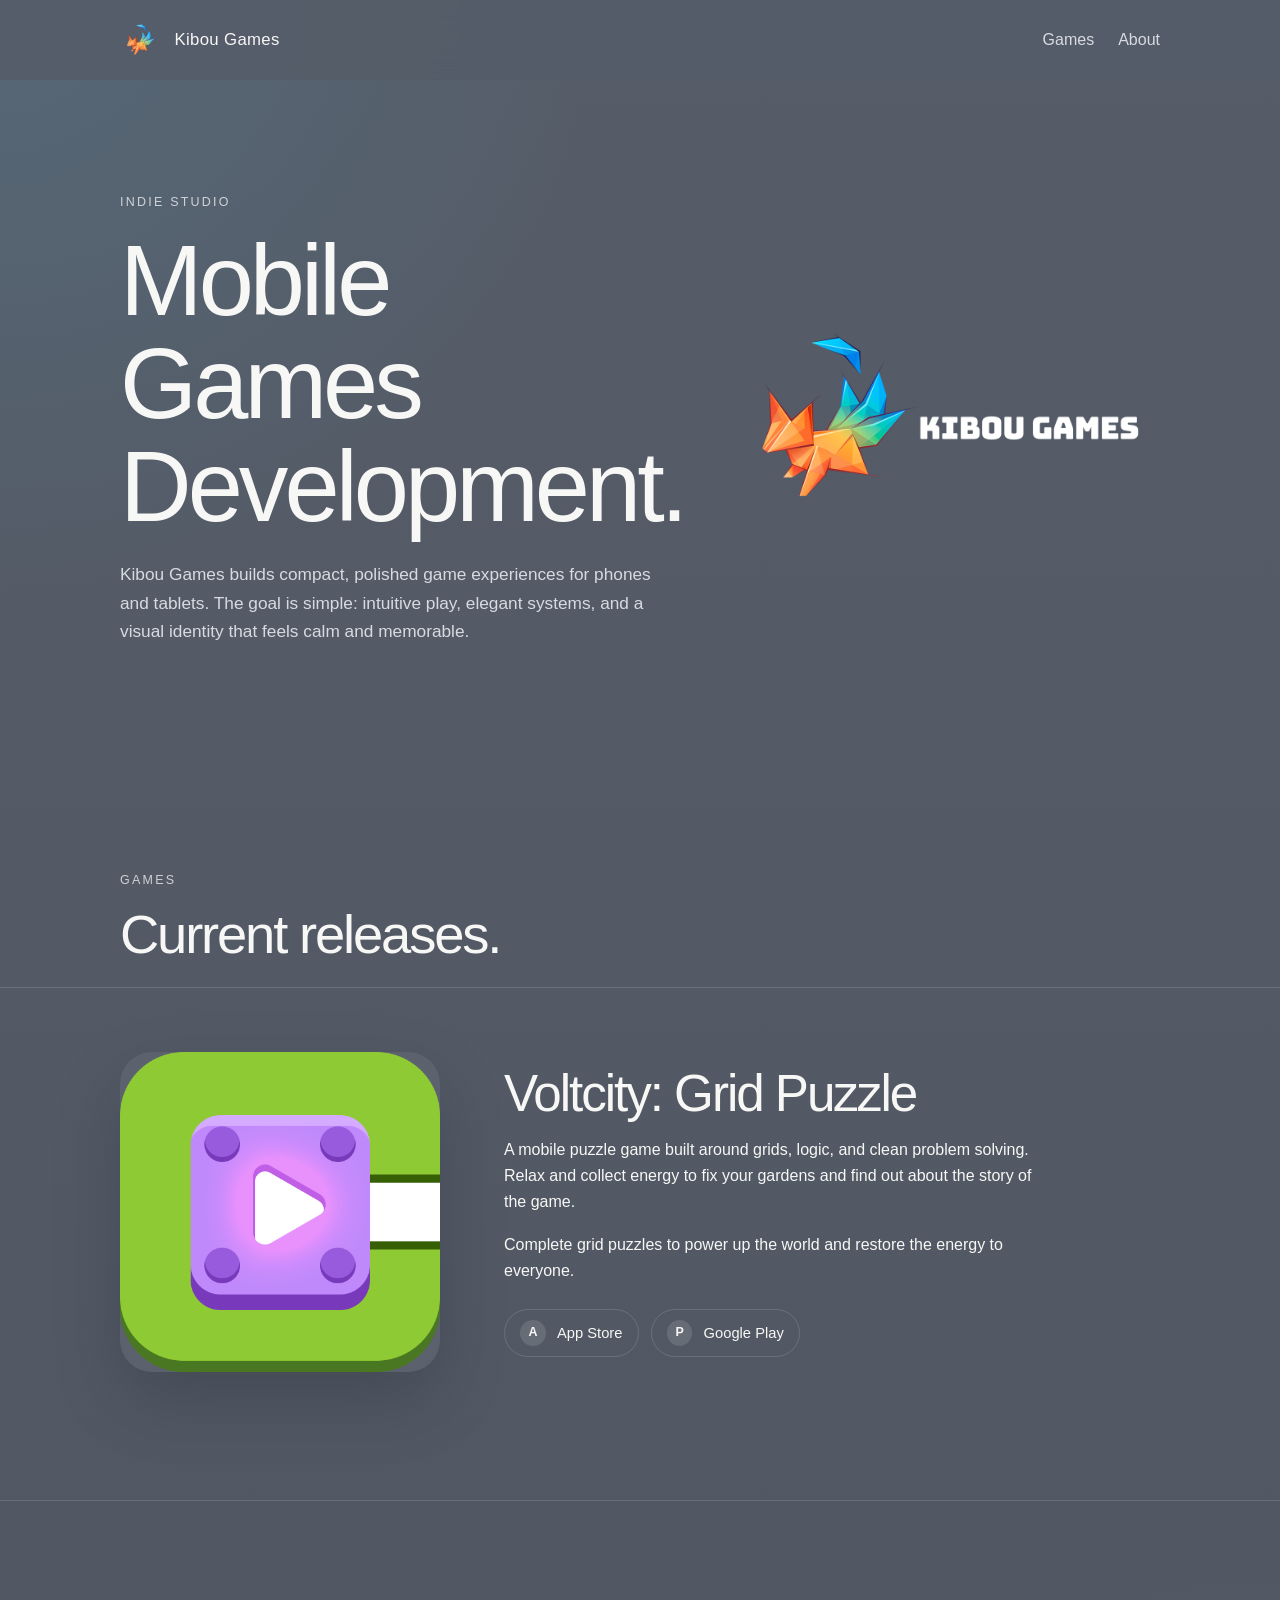
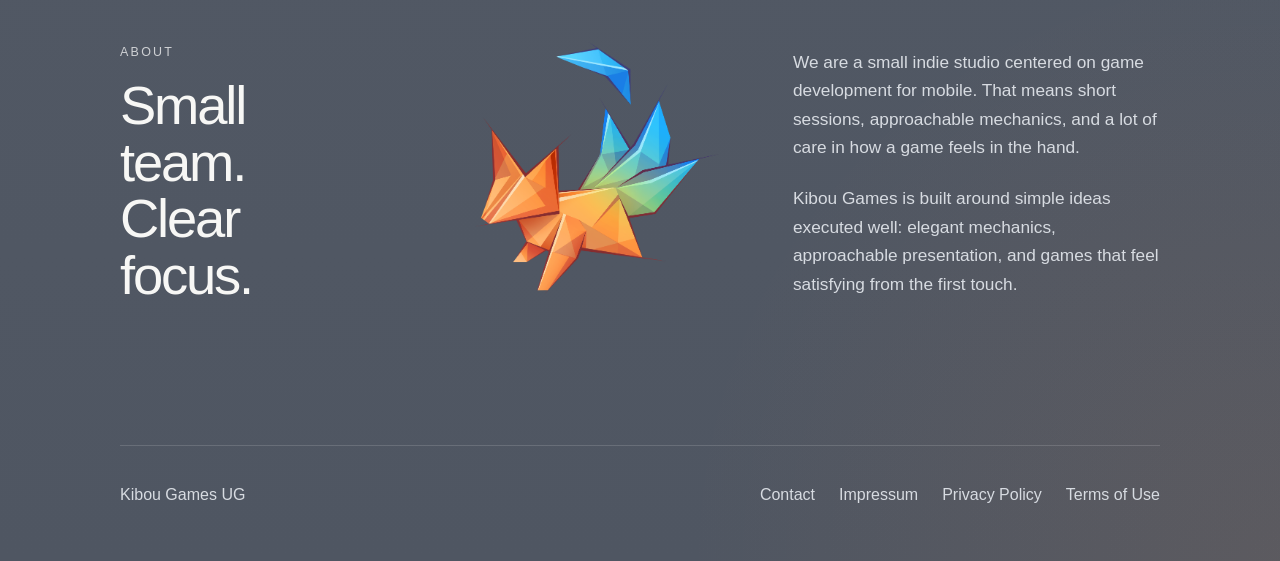
<file: index.html>
<!DOCTYPE html>
<html lang="en">
<head>
  <meta charset="UTF-8">
  <meta name="viewport" content="width=device-width, initial-scale=1">
  <title>Kibou Games</title>
  <meta
    name="description"
    content="Kibou Games is a small indie studio focused on thoughtful mobile puzzle games."
  >
  <meta name="theme-color" content="#565d69">
  <meta property="og:type" content="website">
  <meta property="og:title" content="Kibou Games">
  <meta
    property="og:description"
    content="A small indie studio focused on thoughtful mobile puzzle games."
  >
  <meta property="og:url" content="https://kibougames.com/">
  <meta property="og:site_name" content="Kibou Games">
  <meta name="twitter:card" content="summary_large_image">
  <meta name="twitter:title" content="Kibou Games">
  <meta
    name="twitter:description"
    content="A small indie studio focused on thoughtful mobile puzzle games."
  >
  <link rel="canonical" href="https://kibougames.com/">
  <link rel="icon" type="image/x-icon" href="images/marketing/Kibou_Logo.ico">
  <link rel="preload" href="css/site.css" as="style">
  <link rel="stylesheet" href="css/site.css">
</head>
<body>
  <a class="skip-link" href="#content">Skip to content</a>

  <header class="site-header" id="top">
    <div class="container header-row">
      <a class="brand" href="#top" aria-label="Kibou Games home">
        <img
          class="brand-emblem"
          src="images/Marketing/Kibou_Logo.png"
          alt=""
          width="40"
          height="40"
        >
        <span class="brand-name">Kibou Games</span>
      </a>

      <nav class="site-nav" aria-label="Primary">
        <a href="#games">Games</a>
        <a href="#about">About</a>
      </nav>
    </div>
  </header>

  <main id="content">
    <section class="hero">
      <div class="container hero-grid">
        <div class="hero-copy">
          <p class="eyebrow">Indie studio</p>
          <h1>Mobile Games Development.</h1>
          <p class="hero-text">
            Kibou Games builds compact, polished game experiences for phones and tablets. The goal is simple:
            intuitive play, elegant systems, and a visual identity that feels calm and memorable.
          </p>
        </div>

        <div class="hero-mark">
          <img
            src="images/Marketing/KibouGames_Logo-Long_Linkedin.png"
            alt="Kibou Games logo"
            width="2048"
            height="1024"
          >
        </div>
      </div>
    </section>

    <section class="section games-overview" id="games">
      <div class="container">
        <div class="section-heading">
          <p class="eyebrow">Games</p>
          <h2>Current releases.</h2>
        </div>
      </div>
    </section>

    <section class="section section-lined game-showcase">
      <div class="container">
        <article class="game-section">
          <div class="game-section-art">
            <img
              src="images/Voltcity/placeholderIcon.png"
              alt="Voltcity: Grid Puzzle placeholder icon"
              width="512"
              height="512"
            >
          </div>
          <div class="game-section-copy">
            <h3>Voltcity: Grid Puzzle</h3>
            <p>
              A mobile puzzle game built around grids, logic, and clean problem solving. Relax and collect energy to fix your gardens and find out about the story of the game.
            </p>
            <p>
              Complete grid puzzles to power up the world and restore the energy to everyone.
            </p>
            <div class="store-links" aria-label="Store links">
              <a class="store-link" href="#" aria-label="Voltcity on the App Store">
                <span class="store-icon" aria-hidden="true">A</span>
                <span>App Store</span>
              </a>
              <a class="store-link" href="https://play.google.com/store/apps/details?id=com.kibougames.cableconnect" aria-label="Voltcity on Google Play" target="_blank">
                <span class="store-icon" aria-hidden="true">P</span>
                <span>Google Play</span>
              </a>
            </div>
          </div>
        </article>
      </div>
    </section>

    <section class="section about-section" id="about">
      <div class="container about-layout">
        <div class="about-heading">
          <p class="eyebrow">About</p>
          <h2>Small team. Clear focus.</h2>
        </div>

        <div class="about-image">
          <img
            src="images/Marketing/Kibou_Logo.png"
            alt="Kibou Games fox logo"
            width="1665"
            height="1665"
          >
        </div>

        <div class="section-copy about-copy">
          <p>
            We are a small indie studio centered on game development for mobile. That means short sessions,
            approachable mechanics, and a lot of care in how a game feels in the hand.
          </p>
          <p>
            Kibou Games is built around simple ideas executed well: elegant mechanics, approachable presentation,
            and games that feel satisfying from the first touch.
          </p>
        </div>
      </div>
    </section>

  </main>

  <footer class="site-footer">
    <div class="container footer-row">
      <p>Kibou Games UG</p>
      <div class="footer-links">
        <a href="contact.html">Contact</a>
        <a href="impressum.html">Impressum</a>
        <a href="privacy.html">Privacy Policy</a>
        <a href="terms.html">Terms of Use</a>
      </div>
    </div>
  </footer>
</body>
</html>
</file>
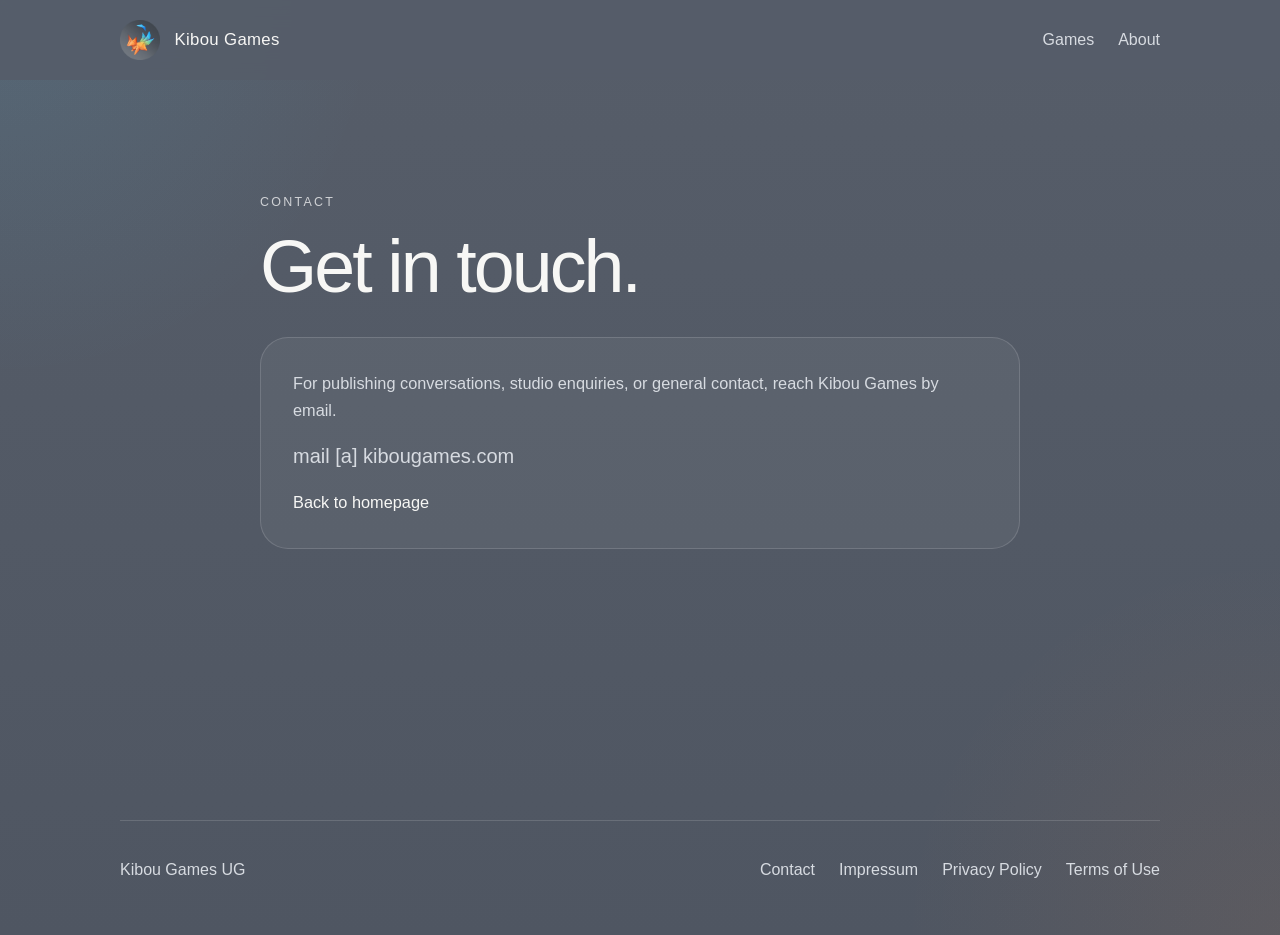
<file: contact.html>
<!DOCTYPE html>
<html lang="en">
<head>
  <meta charset="UTF-8">
  <meta name="viewport" content="width=device-width, initial-scale=1">
  <title>Kibou Games | Contact</title>
  <meta
    name="description"
    content="Contact page for Kibou Games."
  >
  <meta name="theme-color" content="#565d69">
  <link rel="canonical" href="https://kibougames.com/contact.html">
  <link rel="icon" type="image/x-icon" href="images/icons/favicon.ico">
  <link rel="stylesheet" href="css/site.css">
</head>
<body>
  <a class="skip-link" href="#content">Skip to content</a>

  <header class="site-header" id="top">
    <div class="container header-row">
      <a class="brand" href="index.html" aria-label="Kibou Games home">
        <img
          class="brand-emblem"
          src="images/Marketing/Kibou_Logo_Round.png"
          alt=""
          width="40"
          height="40"
        >
        <span class="brand-name">Kibou Games</span>
      </a>

      <nav class="site-nav" aria-label="Primary">
        <a href="index.html#games">Games</a>
        <a href="index.html#about">About</a>
      </nav>
    </div>
  </header>

  <main id="content">
    <section class="section legal-page">
      <div class="container legal-layout">
        <div class="section-heading">
          <p class="eyebrow">Contact</p>
          <h1>Get in touch.</h1>
        </div>

        <div class="legal-card">
          <p>
            For publishing conversations, studio enquiries, or general contact, reach Kibou Games by email.
          </p>
          <p>
            <span class="contact-link">mail [a] kibougames.com</span>
          </p>
          <p>
            <a class="legal-back" href="index.html">Back to homepage</a>
          </p>
        </div>
      </div>
    </section>
  </main>

  <footer class="site-footer">
    <div class="container footer-row">
      <p>Kibou Games UG</p>
      <div class="footer-links">
        <a href="contact.html" aria-current="page">Contact</a>
        <a href="impressum.html">Impressum</a>
        <a href="privacy.html">Privacy Policy</a>
        <a href="terms.html">Terms of Use</a>
      </div>
    </div>
  </footer>
</body>
</html>
</file>
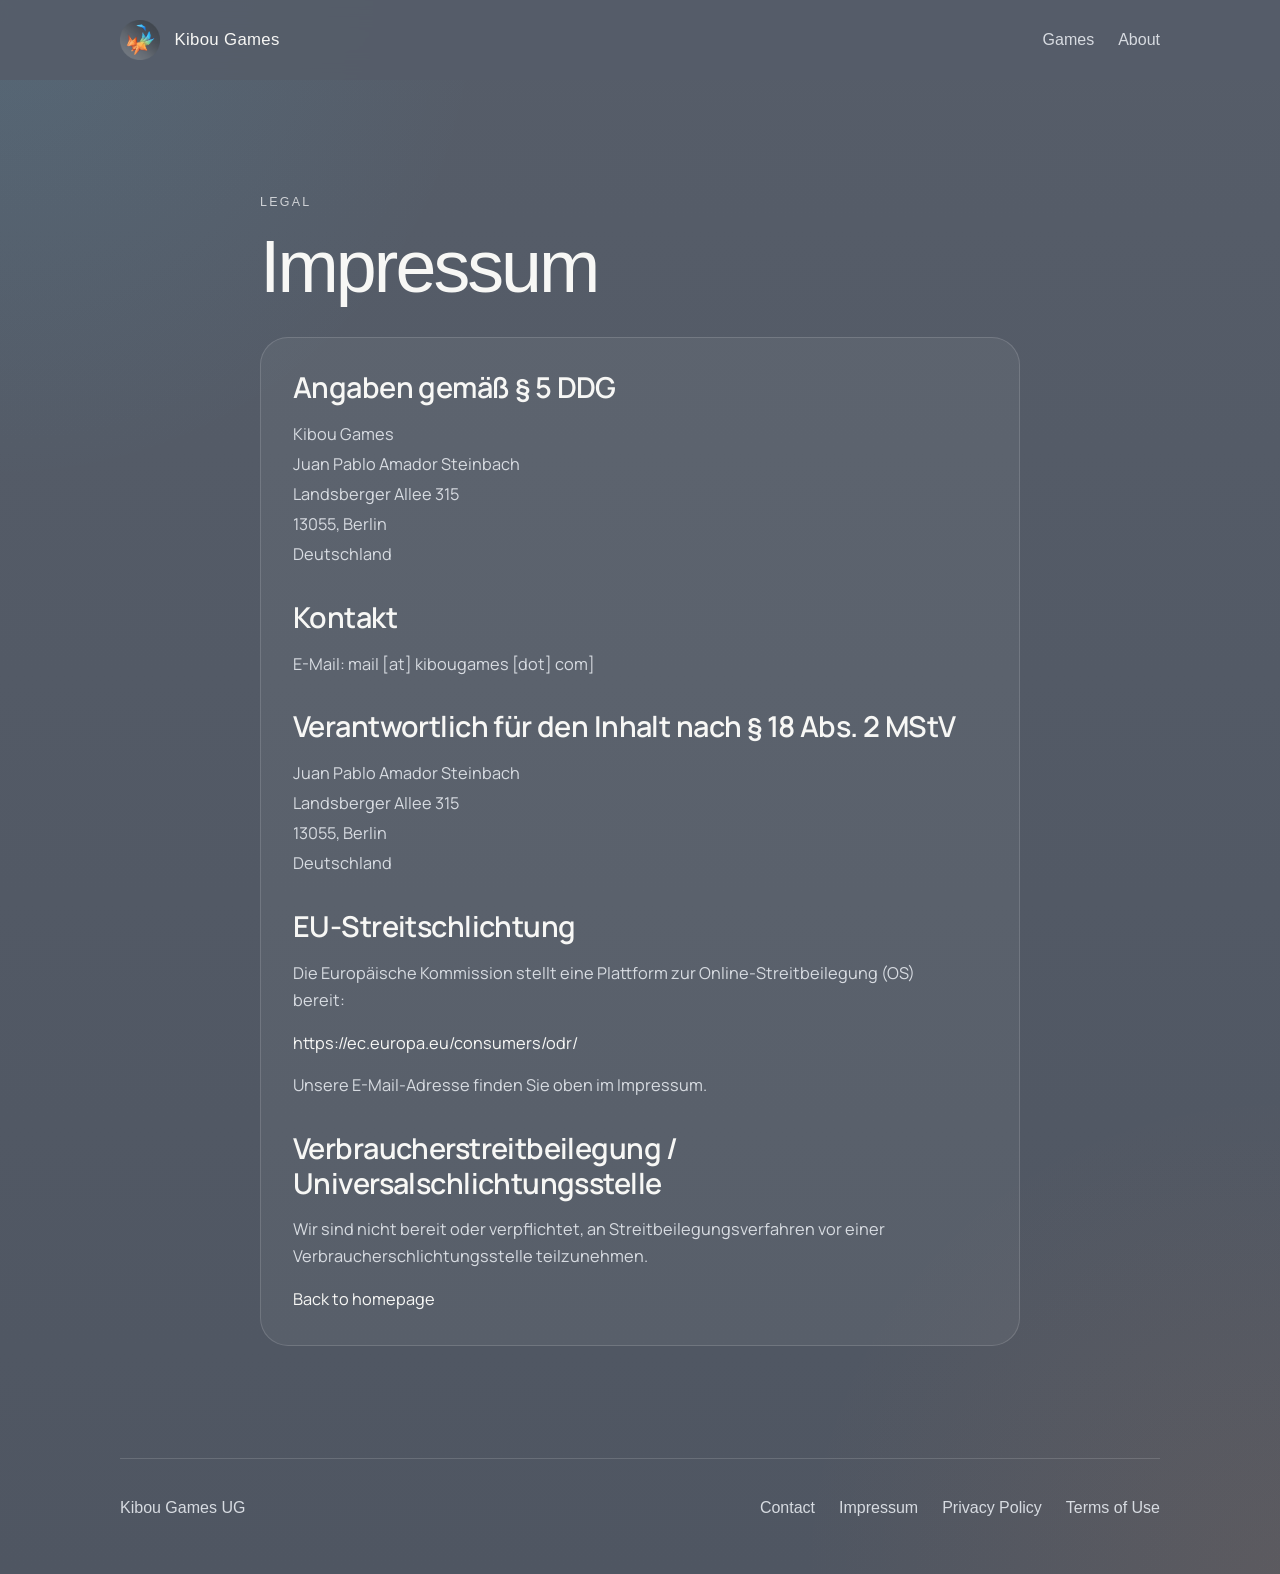
<file: impressum.html>
﻿<!DOCTYPE html>
<html lang="en">
<head>
  <meta charset="UTF-8">
  <meta name="viewport" content="width=device-width, initial-scale=1">
  <title>Kibou Games | Impressum</title>
  <meta
    name="description"
    content="Impressum page for Kibou Games."
  >
  <meta name="theme-color" content="#565d69">
  <link rel="preconnect" href="https://fonts.googleapis.com">
  <link rel="preconnect" href="https://fonts.gstatic.com" crossorigin>
  <link
    href="https://fonts.googleapis.com/css2?family=Manrope:wght@300;400;500;600&display=swap"
    rel="stylesheet"
  >
  <link rel="canonical" href="https://kibougames.com/impressum.html">
  <link rel="icon" type="image/x-icon" href="images/icons/favicon.ico">
  <link rel="stylesheet" href="css/site.css">
</head>
<body>
  <a class="skip-link" href="#content">Skip to content</a>

  <header class="site-header" id="top">
    <div class="container header-row">
      <a class="brand" href="index.html" aria-label="Kibou Games home">
        <img
          class="brand-emblem"
          src="images/Marketing/Kibou_Logo_Round.png"
          alt=""
          width="40"
          height="40"
        >
        <span class="brand-name">Kibou Games</span>
      </a>

      <nav class="site-nav" aria-label="Primary">
        <a href="index.html#games">Games</a>
        <a href="index.html#about">About</a>
      </nav>
    </div>
  </header>

  <main id="content">
    <section class="section legal-page">
      <div class="container legal-layout">
        <div class="section-heading">
          <p class="eyebrow">Legal</p>
          <h1>Impressum</h1>
        </div>

        <div class="legal-card">
          <section class="legal-section">
            <h2 class="legal-title">Angaben gemäß § 5 DDG</h2>
            <div class="legal-block">
              <p>Kibou Games</p>
              <p>Juan Pablo Amador Steinbach</p>
              <p>Landsberger Allee 315</p>
              <p>13055, Berlin</p>
              <p>Deutschland</p>
            </div>
          </section>

          <section class="legal-section">
            <h2 class="legal-title">Kontakt</h2>
            <div class="legal-block">
              <p>E-Mail: mail [at] kibougames [dot] com]</p>
            </div>
          </section>

          <section class="legal-section">
            <h2 class="legal-title">Verantwortlich für den Inhalt nach § 18 Abs. 2 MStV</h2>
            <div class="legal-block">
              <p>Juan Pablo Amador Steinbach</p>
              <p>Landsberger Allee 315</p>
              <p>13055, Berlin</p>
              <p>Deutschland</p>
            </div>
          </section>

          <section class="legal-section">
            <h2 class="legal-title">EU-Streitschlichtung</h2>
            <p>Die Europäische Kommission stellt eine Plattform zur Online-Streitbeilegung (OS) bereit:</p>
            <p>
              <a class="legal-link" href="https://ec.europa.eu/consumers/odr/">
                https://ec.europa.eu/consumers/odr/
              </a>
            </p>
            <p>Unsere E-Mail-Adresse finden Sie oben im Impressum.</p>
          </section>

          <section class="legal-section">
            <h2 class="legal-title">Verbraucherstreitbeilegung / Universalschlichtungsstelle</h2>
            <p>
              Wir sind nicht bereit oder verpflichtet, an Streitbeilegungsverfahren vor einer
              Verbraucherschlichtungsstelle teilzunehmen.
            </p>
          </section>

          <p>
            <a class="legal-back" href="index.html">Back to homepage</a>
          </p>
        </div>
      </div>
    </section>
  </main>

  <footer class="site-footer">
    <div class="container footer-row">
      <p>Kibou Games UG</p>
      <div class="footer-links">
        <a href="contact.html">Contact</a>
        <a href="impressum.html" aria-current="page">Impressum</a>
        <a href="privacy.html">Privacy Policy</a>
        <a href="terms.html">Terms of Use</a>
      </div>
    </div>
  </footer>
</body>
</html>
</file>
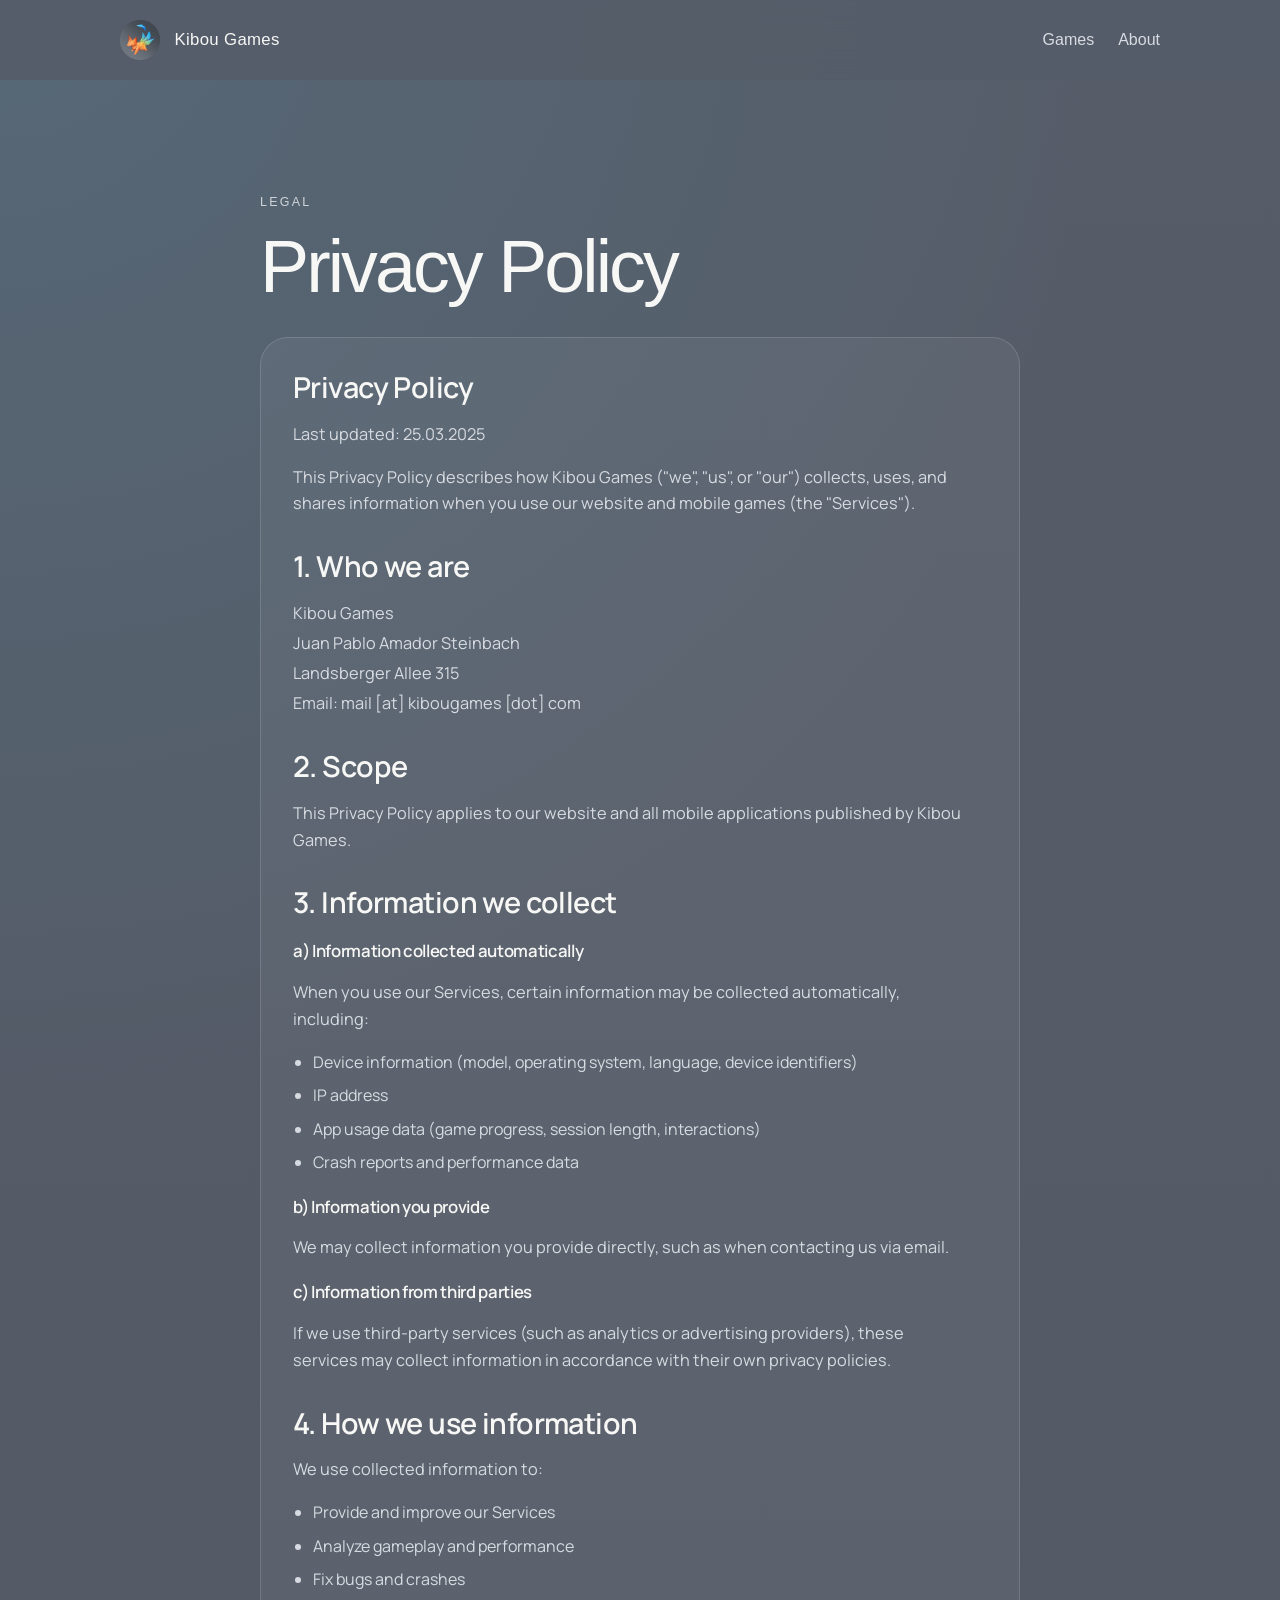
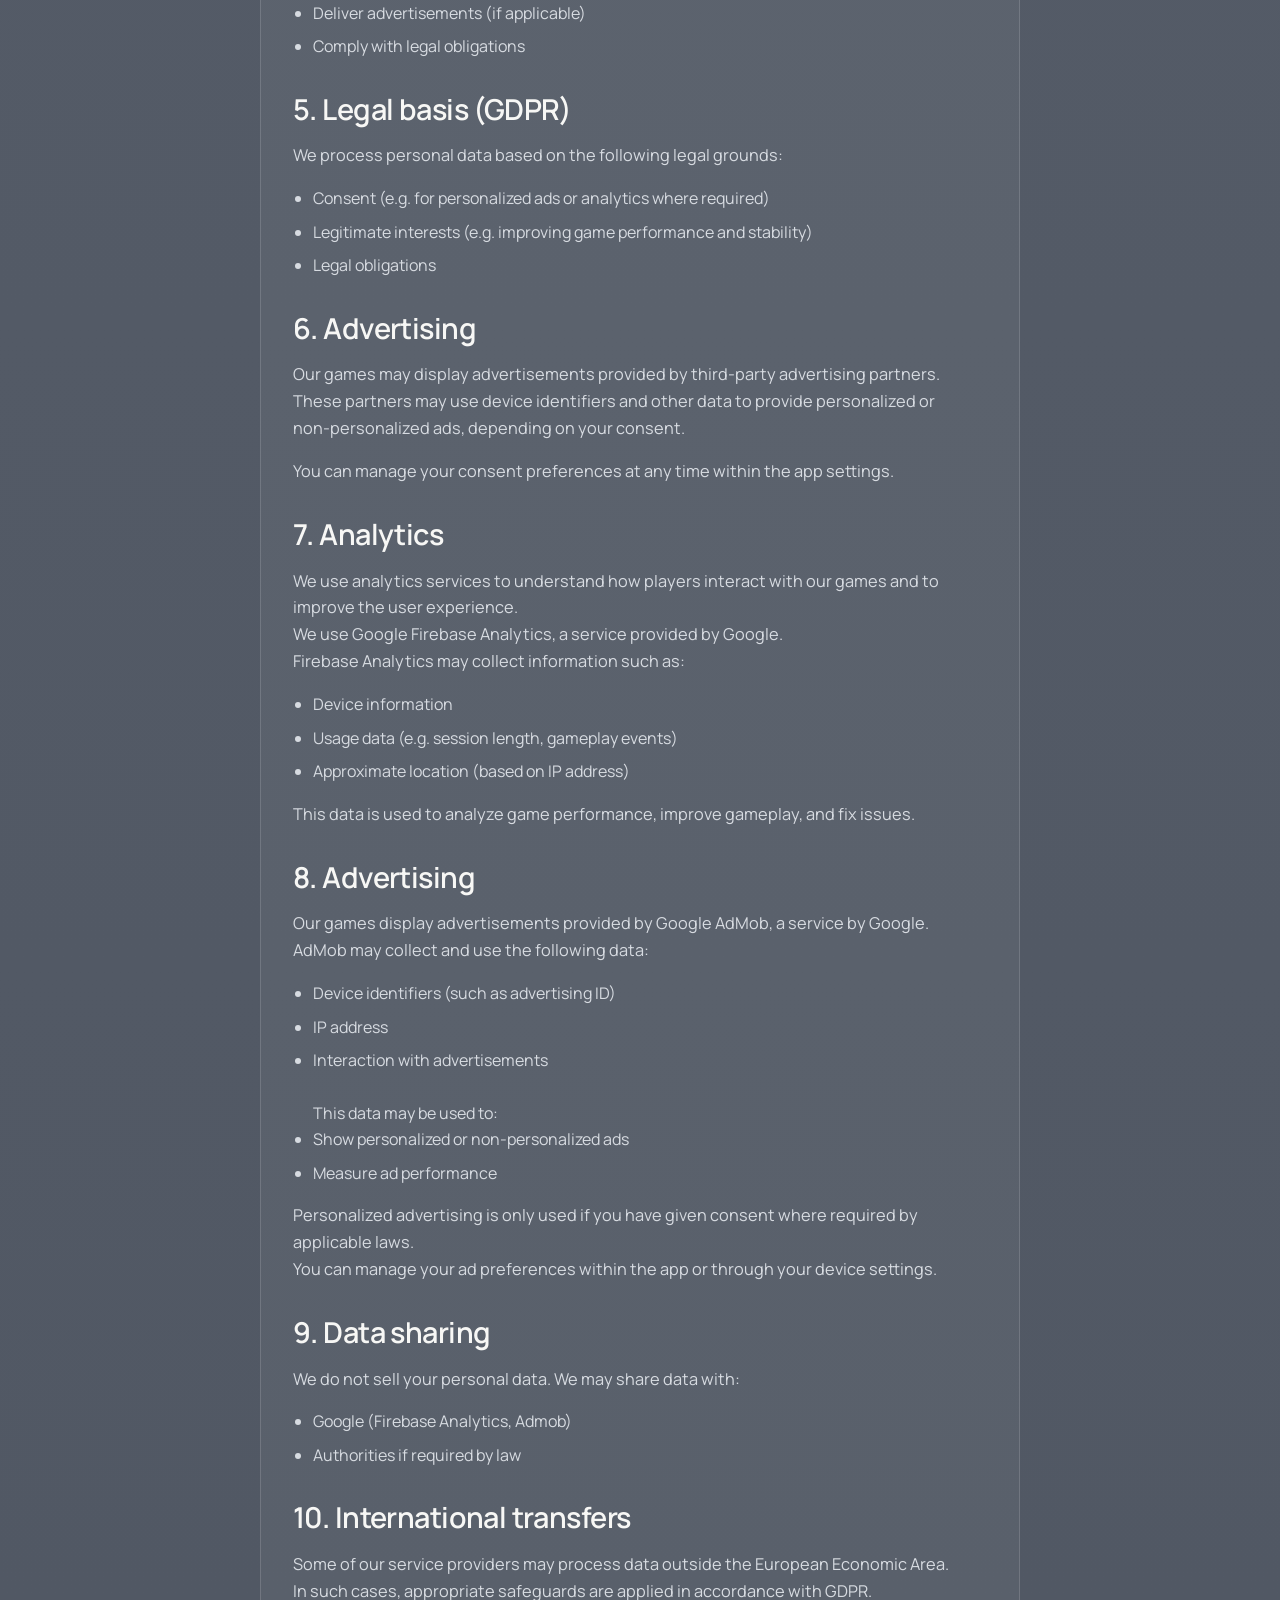
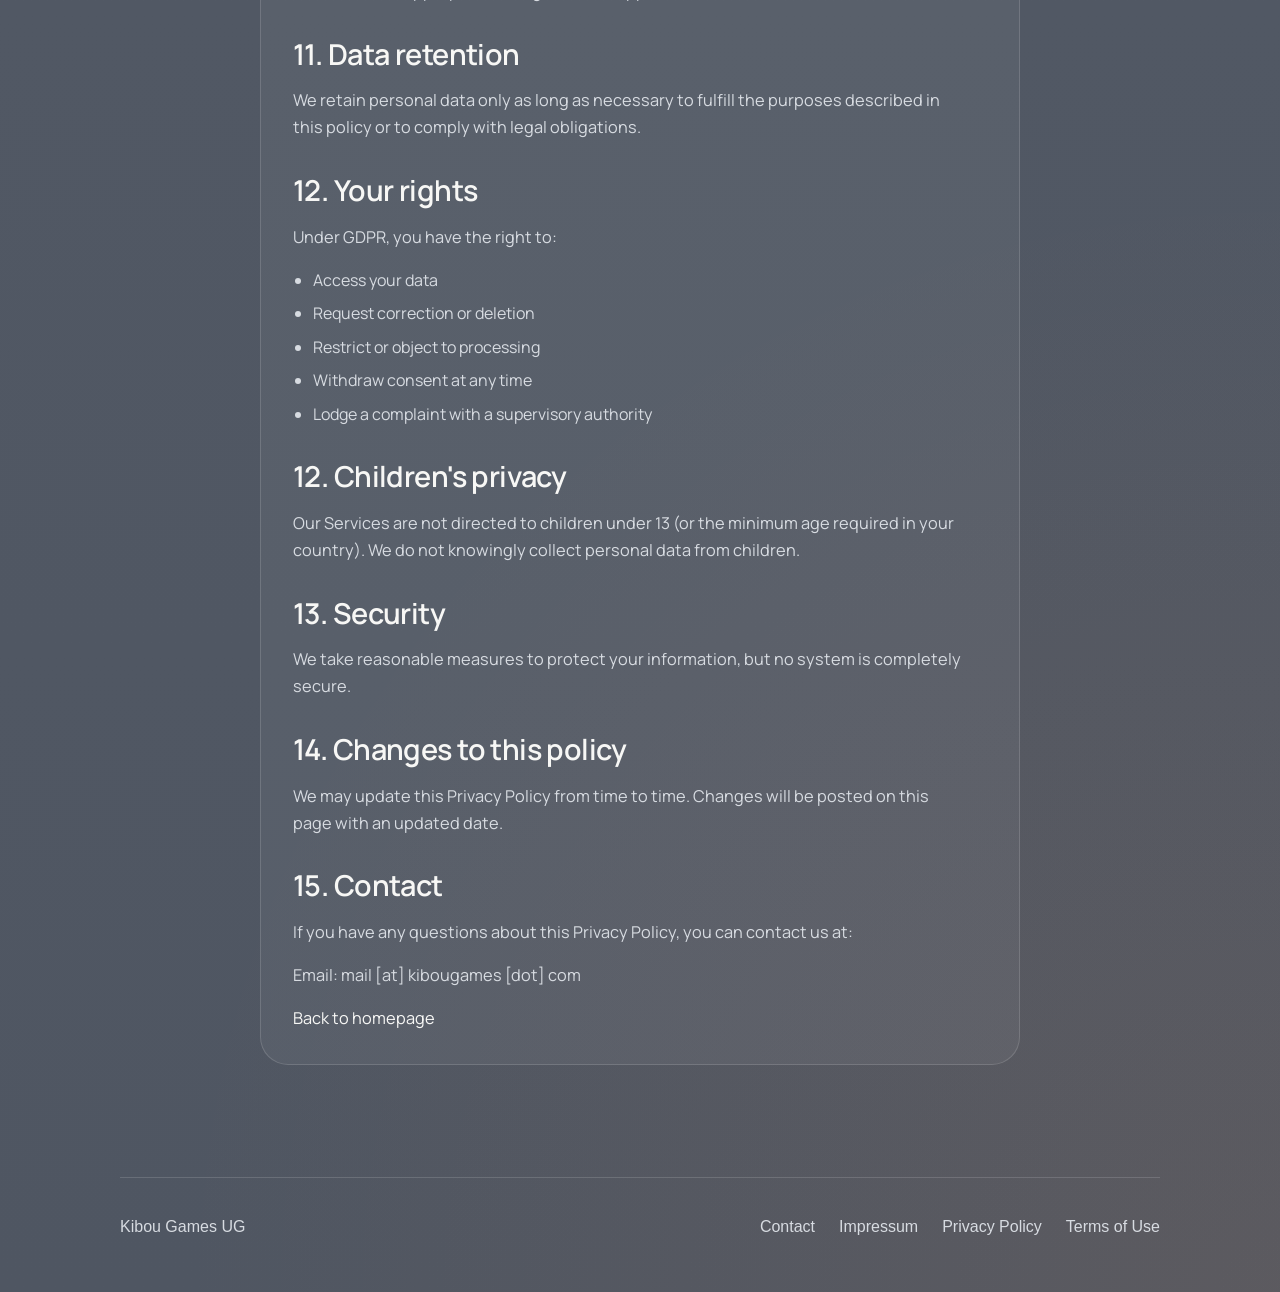
<file: privacy.html>
<!DOCTYPE html>
<html lang="en">
<head>
  <meta charset="UTF-8">
  <meta name="viewport" content="width=device-width, initial-scale=1">
  <title>Kibou Games | Privacy Policy</title>
  <meta
    name="description"
    content="Privacy policy page for Kibou Games."
  >
  <meta name="theme-color" content="#565d69">
  <link rel="preconnect" href="https://fonts.googleapis.com">
  <link rel="preconnect" href="https://fonts.gstatic.com" crossorigin>
  <link
    href="https://fonts.googleapis.com/css2?family=Manrope:wght@300;400;500;600&display=swap"
    rel="stylesheet"
  >
  <link rel="canonical" href="https://kibougames.com/privacy.html">
  <link rel="icon" type="image/x-icon" href="images/icons/favicon.ico">
  <link rel="stylesheet" href="css/site.css">
</head>
<body>
  <a class="skip-link" href="#content">Skip to content</a>

  <header class="site-header" id="top">
    <div class="container header-row">
      <a class="brand" href="index.html" aria-label="Kibou Games home">
        <img
          class="brand-emblem"
          src="images/Marketing/Kibou_Logo_Round.png"
          alt=""
          width="40"
          height="40"
        >
        <span class="brand-name">Kibou Games</span>
      </a>

      <nav class="site-nav" aria-label="Primary">
        <a href="index.html#games">Games</a>
        <a href="index.html#about">About</a>
      </nav>
    </div>
  </header>

  <main id="content">
    <section class="section legal-page">
      <div class="container legal-layout">
        <div class="section-heading">
          <p class="eyebrow">Legal</p>
          <h1>Privacy Policy</h1>
        </div>

        <div class="legal-card">
            <section class="legal-section">
                <h2 class="legal-title">Privacy Policy</h2>
                <p>Last updated: 25.03.2025</p>
                <p>
                    This Privacy Policy describes how Kibou Games ("we", "us", or "our") collects, uses,
                    and shares information when you use our website and mobile games (the "Services").
                </p>
            </section>

            <section class="legal-section">
                <h2 class="legal-title">1. Who we are</h2>
                <div class="legal-block">
                    <p>Kibou Games</p>
                    <p>Juan Pablo Amador Steinbach</p>
                    <p>Landsberger Allee 315</p>
                    <p>Email: mail [at] kibougames [dot] com</p>
                </div>
            </section>

            <section class="legal-section">
                <h2 class="legal-title">2. Scope</h2>
                <p>
                    This Privacy Policy applies to our website and all mobile applications published by Kibou Games.
                </p>
            </section>

            <section class="legal-section">
                <h2 class="legal-title">3. Information we collect</h2>
                <h3 class="legal-subtitle">a) Information collected automatically</h3>
                <p>
                    When you use our Services, certain information may be collected automatically, including:
                </p>
                <ul class="legal-list">
                    <li>Device information (model, operating system, language, device identifiers)</li>
                    <li>IP address</li>
                    <li>App usage data (game progress, session length, interactions)</li>
                    <li>Crash reports and performance data</li>
                </ul>
                <h3 class="legal-subtitle">b) Information you provide</h3>
                <p>
                    We may collect information you provide directly, such as when contacting us via email.
                </p>
                <h3 class="legal-subtitle">c) Information from third parties</h3>
                <p>
                    If we use third-party services (such as analytics or advertising providers), these services may collect information in accordance with their own privacy policies.
                </p>
            </section>

            <section class="legal-section">
                <h2 class="legal-title">4. How we use information</h2>
                <p>We use collected information to:</p>
                <ul class="legal-list">
                    <li>Provide and improve our Services</li>
                    <li>Analyze gameplay and performance</li>
                    <li>Fix bugs and crashes</li>
                    <li>Deliver advertisements (if applicable)</li>
                    <li>Comply with legal obligations</li>
                </ul>
            </section>

            <section class="legal-section">
                <h2 class="legal-title">5. Legal basis (GDPR)</h2>
                <p>We process personal data based on the following legal grounds:</p>
                <ul class="legal-list">
                    <li>Consent (e.g. for personalized ads or analytics where required)</li>
                    <li>Legitimate interests (e.g. improving game performance and stability)</li>
                    <li>Legal obligations</li>
                </ul>
            </section>

            <section class="legal-section">
                <h2 class="legal-title">6. Advertising</h2>
                <p>
                    Our games may display advertisements provided by third-party advertising partners. These partners may use device identifiers and other data to provide personalized or non-personalized ads, depending on your consent.
                </p>
                <p>
                    You can manage your consent preferences at any time within the app settings.
                </p>
            </section>

            <section class="legal-section">
                <h2 class="legal-title">7. Analytics</h2>
                <p>
                    We use analytics services to understand how players interact with our games and to improve the user experience. <br />

                    We use Google Firebase Analytics, a service provided by Google.<br />

                    Firebase Analytics may collect information such as: </p>
                    <ul class="legal-list">
                        <li> Device information</li>
                        <li> Usage data (e.g. session length, gameplay events)</li>
                        <li> Approximate location (based on IP address) </li>
                    </ul>
                <p>
                        This data is used to analyze game performance, improve gameplay, and fix issues.
                </p>
            </section>

            <section class="legal-section">
                <h2 class="legal-title">8. Advertising</h2>
                <p>
                    Our games display advertisements provided by Google AdMob, a service by Google. <br />

                    AdMob may collect and use the following data:
                </p>
                <ul class="legal-list">

                    <li> Device identifiers (such as advertising ID)</li>
                    <li> IP address</li>
                    <li>Interaction with advertisements </li>
                    <br />
                    This data may be used to:
                    <br />
                    <li> Show personalized or non-personalized ads</li>
                    <li> Measure ad performance </li>
                </ul>
                <p>
                    Personalized advertising is only used if you have given consent where required by applicable laws.
                    <br />
                    You can manage your ad preferences within the app or through your device settings.
                </p>
            </section>

            <section class="legal-section">
                <h2 class="legal-title">9. Data sharing</h2>
                <p>We do not sell your personal data. We may share data with:</p>
                <ul class="legal-list">
                    <li>Google (Firebase Analytics, Admob)</li>
                    <li>Authorities if required by law</li>
                </ul>
            </section>

            <section class="legal-section">
                <h2 class="legal-title">10. International transfers</h2>
                <p>
                    Some of our service providers may process data outside the European Economic Area. In such cases, appropriate safeguards are applied in accordance with GDPR.
                </p>
            </section>

            <section class="legal-section">
                <h2 class="legal-title">11. Data retention</h2>
                <p>
                    We retain personal data only as long as necessary to fulfill the purposes described in this policy or to comply with legal obligations.
                </p>
            </section>

            <section class="legal-section">
                <h2 class="legal-title">12. Your rights</h2>
                <p>Under GDPR, you have the right to:</p>
                <ul class="legal-list">
                    <li>Access your data</li>
                    <li>Request correction or deletion</li>
                    <li>Restrict or object to processing</li>
                    <li>Withdraw consent at any time</li>
                    <li>Lodge a complaint with a supervisory authority</li>
                </ul>
            </section>

            <section class="legal-section">
                <h2 class="legal-title">12. Children's privacy</h2>
                <p>
                    Our Services are not directed to children under 13 (or the minimum age required in your country). We do not knowingly collect personal data from children.
                </p>
            </section>

            <section class="legal-section">
                <h2 class="legal-title">13. Security</h2>
                <p>
                    We take reasonable measures to protect your information, but no system is completely secure.
                </p>
            </section>

            <section class="legal-section">
                <h2 class="legal-title">14. Changes to this policy</h2>
                <p>
                    We may update this Privacy Policy from time to time. Changes will be posted on this page with an updated date.
                </p>
            </section>

            <section class="legal-section">
                <h2 class="legal-title">15. Contact</h2>
                <p>
                    If you have any questions about this Privacy Policy, you can contact us at:
                </p>
                <div class="legal-block">
                    <p>Email: mail [at] kibougames [dot] com</p>
                </div>
            </section>

            <p>
                <a class="legal-back" href="index.html">Back to homepage</a>
            </p>
        </div>
      </div>
    </section>
  </main>

  <footer class="site-footer">
    <div class="container footer-row">
      <p>Kibou Games UG</p>
      <div class="footer-links">
        <a href="contact.html">Contact</a>
        <a href="impressum.html">Impressum</a>
        <a href="privacy.html" aria-current="page">Privacy Policy</a>
        <a href="terms.html">Terms of Use</a>
      </div>
    </div>
  </footer>
</body>
</html>
</file>
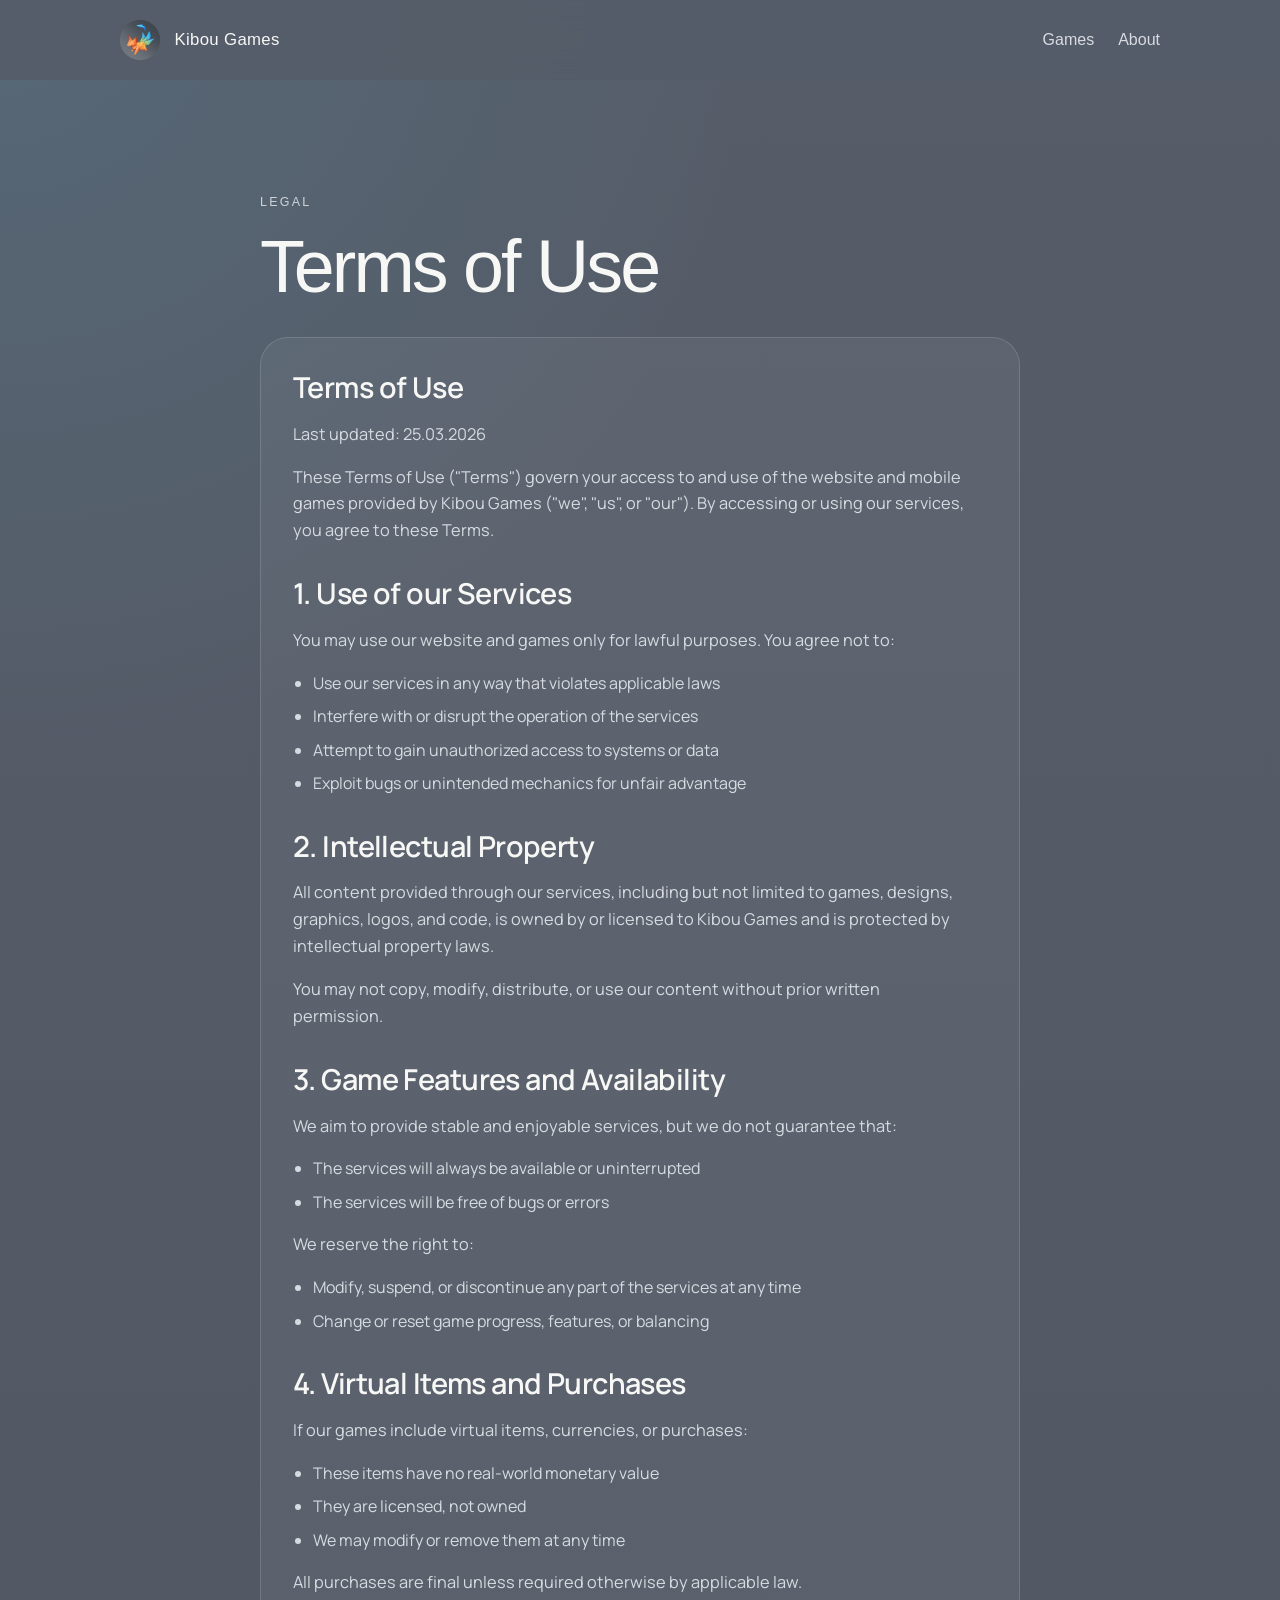
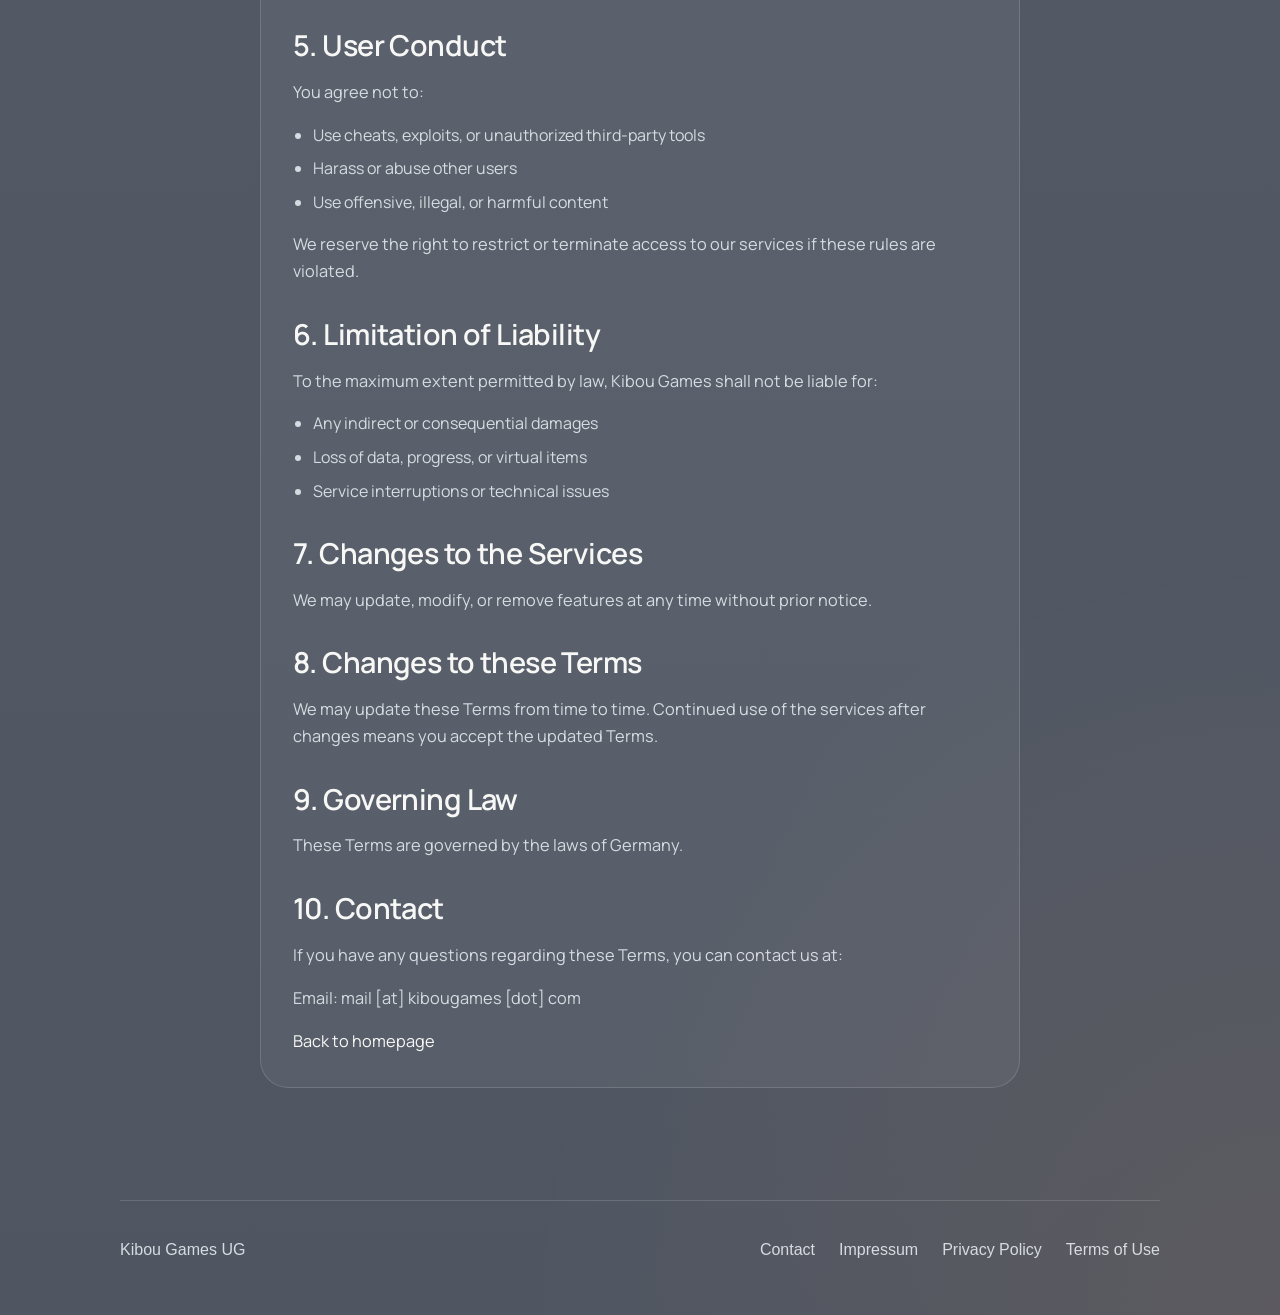
<file: terms.html>
<!DOCTYPE html>
<html lang="en">
<head>
  <meta charset="UTF-8">
  <meta name="viewport" content="width=device-width, initial-scale=1">
  <title>Kibou Games | Terms of Use</title>
  <meta
    name="description"
    content="Terms of use page for Kibou Games."
  >
  <meta name="theme-color" content="#565d69">
  <link rel="preconnect" href="https://fonts.googleapis.com">
  <link rel="preconnect" href="https://fonts.gstatic.com" crossorigin>
  <link
    href="https://fonts.googleapis.com/css2?family=Manrope:wght@300;400;500;600&display=swap"
    rel="stylesheet"
  >
  <link rel="canonical" href="https://kibougames.com/terms.html">
  <link rel="icon" type="image/x-icon" href="images/icons/favicon.ico">
  <link rel="stylesheet" href="css/site.css">
</head>
<body>
  <a class="skip-link" href="#content">Skip to content</a>

  <header class="site-header" id="top">
    <div class="container header-row">
      <a class="brand" href="index.html" aria-label="Kibou Games home">
        <img
          class="brand-emblem"
          src="images/Marketing/Kibou_Logo_Round.png"
          alt=""
          width="40"
          height="40"
        >
        <span class="brand-name">Kibou Games</span>
      </a>

      <nav class="site-nav" aria-label="Primary">
        <a href="index.html#games">Games</a>
        <a href="index.html#about">About</a>
      </nav>
    </div>
  </header>

  <main id="content">
    <section class="section legal-page">
      <div class="container legal-layout">
        <div class="section-heading">
          <p class="eyebrow">Legal</p>
          <h1>Terms of Use</h1>
        </div>

        <div class="legal-card">
          <section class="legal-section">
            <h2 class="legal-title">Terms of Use</h2>
            <p>Last updated: 25.03.2026</p>
            <p>
              These Terms of Use ("Terms") govern your access to and use of the website and mobile games provided by Kibou Games ("we", "us", or "our"). By accessing or using our services, you agree to these Terms.
            </p>
          </section>

          <section class="legal-section">
            <h2 class="legal-title">1. Use of our Services</h2>
            <p>You may use our website and games only for lawful purposes. You agree not to:</p>
            <ul class="legal-list">
              <li>Use our services in any way that violates applicable laws</li>
              <li>Interfere with or disrupt the operation of the services</li>
              <li>Attempt to gain unauthorized access to systems or data</li>
              <li>Exploit bugs or unintended mechanics for unfair advantage</li>
            </ul>
          </section>

          <section class="legal-section">
            <h2 class="legal-title">2. Intellectual Property</h2>
            <p>
              All content provided through our services, including but not limited to games, designs, graphics, logos, and code, is owned by or licensed to Kibou Games and is protected by intellectual property laws.
            </p>
            <p>
              You may not copy, modify, distribute, or use our content without prior written permission.
            </p>
          </section>

          <section class="legal-section">
            <h2 class="legal-title">3. Game Features and Availability</h2>
            <p>We aim to provide stable and enjoyable services, but we do not guarantee that:</p>
            <ul class="legal-list">
              <li>The services will always be available or uninterrupted</li>
              <li>The services will be free of bugs or errors</li>
            </ul>
            <p>We reserve the right to:</p>
            <ul class="legal-list">
              <li>Modify, suspend, or discontinue any part of the services at any time</li>
              <li>Change or reset game progress, features, or balancing</li>
            </ul>
          </section>

          <section class="legal-section">
            <h2 class="legal-title">4. Virtual Items and Purchases</h2>
            <p>If our games include virtual items, currencies, or purchases:</p>
            <ul class="legal-list">
              <li>These items have no real-world monetary value</li>
              <li>They are licensed, not owned</li>
              <li>We may modify or remove them at any time</li>
            </ul>
            <p>All purchases are final unless required otherwise by applicable law.</p>
          </section>

          <section class="legal-section">
            <h2 class="legal-title">5. User Conduct</h2>
            <p>You agree not to:</p>
            <ul class="legal-list">
              <li>Use cheats, exploits, or unauthorized third-party tools</li>
              <li>Harass or abuse other users</li>
              <li>Use offensive, illegal, or harmful content</li>
            </ul>
            <p>
              We reserve the right to restrict or terminate access to our services if these rules are violated.
            </p>
          </section>

          <section class="legal-section">
            <h2 class="legal-title">6. Limitation of Liability</h2>
            <p>To the maximum extent permitted by law, Kibou Games shall not be liable for:</p>
            <ul class="legal-list">
              <li>Any indirect or consequential damages</li>
              <li>Loss of data, progress, or virtual items</li>
              <li>Service interruptions or technical issues</li>
            </ul>
          </section>

          <section class="legal-section">
            <h2 class="legal-title">7. Changes to the Services</h2>
            <p>We may update, modify, or remove features at any time without prior notice.</p>
          </section>

          <section class="legal-section">
            <h2 class="legal-title">8. Changes to these Terms</h2>
            <p>
              We may update these Terms from time to time. Continued use of the services after changes means you accept the updated Terms.
            </p>
          </section>

          <section class="legal-section">
            <h2 class="legal-title">9. Governing Law</h2>
            <p>These Terms are governed by the laws of Germany.</p>
          </section>

          <section class="legal-section">
            <h2 class="legal-title">10. Contact</h2>
            <p>If you have any questions regarding these Terms, you can contact us at:</p>
            <div class="legal-block">
              <p>Email: mail [at] kibougames [dot] com</p>
            </div>
          </section>

          <p>
            <a class="legal-back" href="index.html">Back to homepage</a>
          </p>
        </div>
      </div>
    </section>
  </main>

  <footer class="site-footer">
    <div class="container footer-row">
      <p>Kibou Games UG</p>
      <div class="footer-links">
        <a href="contact.html">Contact</a>
        <a href="impressum.html">Impressum</a>
        <a href="privacy.html">Privacy Policy</a>
        <a href="terms.html" aria-current="page">Terms of Use</a>
      </div>
    </div>
  </footer>
</body>
</html>
</file>
<file: css/site.css>
﻿:root {
  --bg: #565d69;
  --bg-deep: #4f5662;
  --panel: rgba(255, 255, 255, 0.05);
  --text: #f7f7f5;
  --muted: #d7dbe1;
  --line: rgba(255, 255, 255, 0.14);
  --orange: #f28d43;
  --amber: #f4c95d;
  --mint: #97d7a0;
  --cyan: #59c6ee;
  --blue: #3393ea;
  --plum: #4e3766;
  --container: min(1040px, calc(100vw - 2rem));
  --font-display: "Avenir Next", "Segoe UI", Helvetica, Arial, sans-serif;
  --font-body: "Avenir Next", "Segoe UI", Helvetica, Arial, sans-serif;
  --font-legal: "Manrope", "Segoe UI", Helvetica, Arial, sans-serif;
}

*,
*::before,
*::after {
  box-sizing: border-box;
}

html {
  scroll-behavior: smooth;
}

body {
  margin: 0;
  min-width: 320px;
  background:
    radial-gradient(circle at top left, rgba(89, 198, 238, 0.1), transparent 24%),
    radial-gradient(circle at bottom right, rgba(242, 141, 67, 0.08), transparent 24%),
    linear-gradient(180deg, var(--bg) 0%, var(--bg-deep) 100%);
  color: var(--text);
  font-family: var(--font-body);
  line-height: 1.65;
}

a {
  color: inherit;
  text-decoration: none;
}

:focus-visible {
  outline: 2px solid var(--cyan);
  outline-offset: 3px;
}

.skip-link:not(:focus) {
  position: absolute;
  width: 1px;
  height: 1px;
  padding: 0;
  margin: -1px;
  overflow: hidden;
  clip: rect(0, 0, 0, 0);
  white-space: nowrap;
  border: 0;
}

.skip-link:focus {
  position: fixed;
  top: 1rem;
  left: 1rem;
  z-index: 100;
  padding: 0.75rem 1rem;
  border-radius: 999px;
  background: #ffffff;
  color: var(--bg);
}

.container {
  width: var(--container);
  margin: 0 auto;
}

.site-header {
  position: sticky;
  top: 0;
  z-index: 20;
  background: rgba(86, 93, 105, 0.88);
  backdrop-filter: blur(12px);
}

.header-row,
.footer-row {
  display: flex;
  align-items: center;
  justify-content: space-between;
  gap: 1rem;
  padding: 1.25rem 0;
}

.brand {
  display: inline-flex;
  align-items: center;
  gap: 0.9rem;
}

.brand-emblem {
  width: 2.5rem;
  height: 2.5rem;
  object-fit: contain;
  flex: 0 0 auto;
}

.brand-name {
  font-size: 1.05rem;
  font-weight: 300;
  letter-spacing: 0.02em;
}

.site-nav {
  display: flex;
  flex-wrap: wrap;
  gap: 1.5rem;
}

.site-nav a,
.footer-row a {
  color: var(--muted);
}

.site-nav a:hover,
.site-nav a:focus-visible,
.footer-row a:hover,
.footer-row a:focus-visible,
.contact-link:hover,
.contact-link:focus-visible {
  color: var(--text);
}

.hero,
.section {
  padding: 7rem 0;
}

.hero-grid,
.section-grid {
  display: grid;
  grid-template-columns: minmax(0, 1fr) minmax(280px, 420px);
  gap: 4.5rem;
  align-items: center;
}

.about-layout {
  display: grid;
  grid-template-columns: minmax(0, 0.7fr) minmax(220px, 320px) minmax(0, 1fr);
  gap: 3rem;
  align-items: center;
}

.eyebrow {
  margin: 0 0 1rem;
  color: rgba(255, 255, 255, 0.72);
  font-size: 0.78rem;
  letter-spacing: 0.18em;
  text-transform: uppercase;
}

h1,
h2,
h3 {
  margin: 0;
  font-family: var(--font-display);
  font-weight: 300;
  letter-spacing: -0.04em;
  line-height: 1.04;
}

h1 {
  max-width: 9ch;
  font-size: clamp(3.4rem, 10vw, 6.2rem);
}

h2 {
  max-width: 9ch;
  font-size: clamp(2.2rem, 5vw, 3.4rem);
}

h3 {
  font-size: clamp(1.8rem, 4vw, 2.6rem);
}

.hero-text,
.section-copy p,
.footer-row p,
.contact-link {
  color: var(--muted);
}

.hero-text,
.section-copy p {
  max-width: 38rem;
  margin: 1.4rem 0 0;
  font-size: 1.08rem;
}

.hero-mark {
  width: min(100%, 520px);
  margin-left: auto;
}

.hero-mark img {
  display: block;
  width: 100%;
  height: auto;
  object-fit: contain;
}

.section-heading {
  margin-bottom: 0;
}

.games-overview h2 {
  max-width: none;
}

.games-overview {
  padding-bottom: 1.5rem;
}

.section-lined {
  border-top: 1px solid var(--line);
  border-bottom: 1px solid var(--line);
}

.game-showcase {
  padding-top: 3rem;
}

.section-copy p:first-child {
  margin-top: 0;
}

.store-links {
  display: flex;
  flex-wrap: wrap;
  gap: 0.75rem;
  margin-top: 1.5rem;
}

.store-link {
  display: inline-flex;
  align-items: center;
  gap: 0.7rem;
  padding: 0.65rem 0.95rem;
  border: 1px solid var(--line);
  border-radius: 999px;
  color: var(--text);
  font-size: 0.92rem;
}

.store-link:hover,
.store-link:focus-visible {
  border-color: rgba(255, 255, 255, 0.3);
}

.store-icon {
  display: inline-grid;
  place-items: center;
  width: 1.6rem;
  height: 1.6rem;
  border-radius: 50%;
  background: rgba(255, 255, 255, 0.12);
  font-size: 0.78rem;
  font-weight: 600;
}

.contact-link {
  font-size: 1.25rem;
  font-weight: 400;
}

.game-section {
  display: grid;
  grid-template-columns: minmax(260px, 320px) minmax(0, 1fr);
  gap: 4rem;
  align-items: center;
  padding: 1rem 0;
}

.game-section-art {
  width: min(100%, 320px);
  aspect-ratio: 1 / 1;
}

.game-section-art img {
  display: block;
  width: 100%;
  height: 100%;
  border-radius: 32px;
  background: var(--panel);
  box-shadow: 0 28px 70px rgba(0, 0, 0, 0.16);
  object-fit: cover;
}

.game-section-copy p {
  margin: 1rem 0 0;
  max-width: 34rem;
}

.game-section-copy h3 {
  font-size: clamp(2.1rem, 4vw, 3.2rem);
}

.about-image img {
  display: block;
  width: 100%;
  max-width: 320px;
  height: auto;
  margin: 0 auto;
}

.about-copy {
  max-width: 34rem;
}

.about-section,
.contact-section {
  position: relative;
}

.contact-grid {
  align-items: start;
}

.site-footer {
  padding-bottom: 1rem;
}

.footer-row {
  border-top: 1px solid var(--line);
}

.legal-page {
  min-height: calc(100vh - 10rem);
}

.legal-layout {
  max-width: 760px;
}

.legal-page h1 {
  max-width: none;
  white-space: nowrap;
  font-size: clamp(2.2rem, 6vw, 4.6rem);
}

.legal-card {
  margin-top: 2rem;
  padding: 2rem;
  border: 1px solid var(--line);
  border-radius: 28px;
  background: var(--panel);
  font-family: var(--font-legal);
}

.legal-card p {
  max-width: 42rem;
  margin: 1rem 0 0;
  color: var(--muted);
  font-size: 1.02rem;
}

.legal-card p:first-child {
  margin-top: 0;
}

.legal-section + .legal-section {
  margin-top: 2rem;
}

.legal-title,
.legal-subtitle {
  max-width: none;
  font-family: var(--font-legal);
  letter-spacing: -0.02em;
}

.legal-title {
  font-size: clamp(1.35rem, 3vw, 1.8rem);
  font-weight: 600;
  line-height: 1.2;
}

.legal-subtitle {
  margin-top: 1.25rem;
  font-size: 1.05rem;
  font-weight: 600;
  line-height: 1.35;
}

.legal-block {
  margin-top: 1rem;
}

.legal-block p {
  margin: 0.2rem 0 0;
}

.legal-list {
  margin: 1rem 0 0;
  padding-left: 1.25rem;
  color: var(--muted);
}

.legal-list li + li {
  margin-top: 0.45rem;
}

.legal-link,
.legal-back {
  color: var(--text);
}

.footer-links {
  display: flex;
  flex-wrap: wrap;
  gap: 1rem 1.5rem;
  align-items: center;
  color: var(--muted);
}

@media (max-width: 760px) {
  .header-row,
  .footer-row,
  .hero-grid,
  .section-grid,
  .about-layout,
  .game-section {
    grid-template-columns: 1fr;
  }

  .header-row,
  .footer-row {
    align-items: flex-start;
  }

  .hero,
  .section {
    padding: 4.5rem 0;
  }

  .site-nav {
    gap: 1rem;
  }

  .hero-mark {
    margin-left: 0;
    width: min(100%, 360px);
  }

  .about-image img,
  .game-section-art {
    max-width: 260px;
    margin: 0;
  }

  h1,
  h2 {
    max-width: none;
  }
}
</file>
